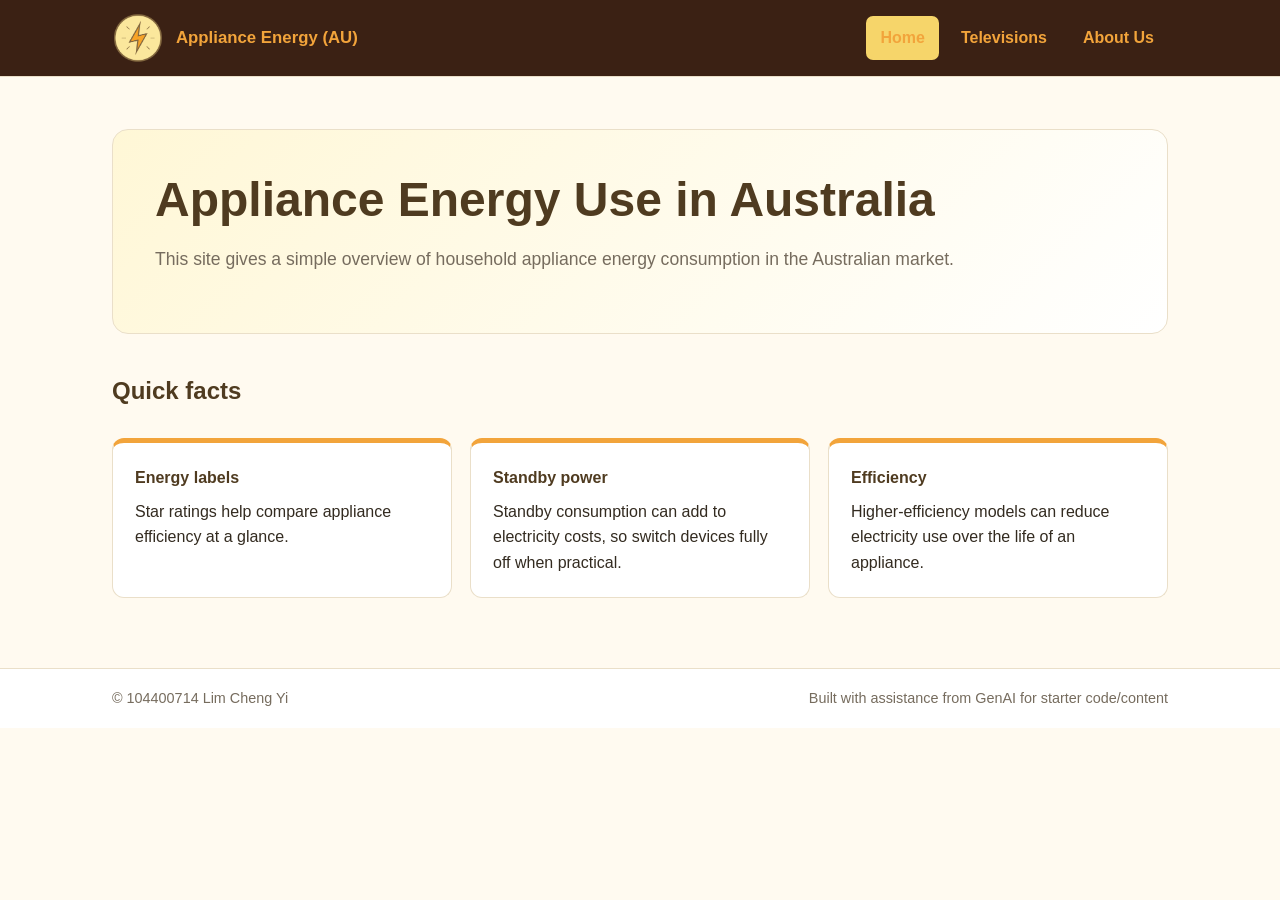
<file: appliance-energy-recreated/index.html>
<!DOCTYPE html>
<html lang="en">

<head>
    <meta charset="UTF-8">
    <meta name="viewport" content="width=device-width, initial-scale=1.0">
    <title>Home | Appliance Energy (AU)</title>
    <link rel="stylesheet" href="styles.css">
</head>

<body>

    <!-- Header and Navigation -->
    <header class="site-header">
        <nav class="navbar">
            <a class="brand" href="index.html">
                <img src="images/PowerIcon.png" alt="Power logo">
                <span>Appliance Energy (AU)</span>
            </a>

            <div class="nav-links">
                <a class="active" href="index.html">Home</a>
                <a href="televisions.html">Televisions</a>
                <a href="about.html">About Us</a>
            </div>
        </nav>
    </header>

    <main>

        <!-- T04-7: D3 Bar Chart Container -->
        <div class="responsive-svg-container"></div>

        <!-- Hero Section -->
        <section class="hero">
            <h1>Appliance Energy Use in Australia</h1>
            <p class="lead">
                This site gives a simple overview of household appliance energy
                consumption in the Australian market.
            </p>
        </section>

        <!-- Quick Facts Section -->
        <section>
            <h2>Quick facts</h2>

            <div class="facts">

                <article class="fact-card">
                    <strong>Energy labels</strong>
                    <span>
                        Star ratings help compare appliance efficiency at a glance.
                    </span>
                </article>

                <article class="fact-card">
                    <strong>Standby power</strong>
                    <span>
                        Standby consumption can add to electricity costs, so switch
                        devices fully off when practical.
                    </span>
                </article>

                <article class="fact-card">
                    <strong>Efficiency</strong>
                    <span>
                        Higher-efficiency models can reduce electricity use over
                        the life of an appliance.
                    </span>
                </article>

            </div>
        </section>

    </main>

    <!-- Footer -->
    <footer>
        <div class="footer-inner">
            <span>© 104400714 Lim Cheng Yi</span>
            <span>Built with assistance from GenAI for starter code/content</span>
        </div>
    </footer>

    <!-- D3 library -->
    <script src="https://d3js.org/d3.v7.min.js"></script>

    <!-- T04-4: Load and prepare CSV data -->
    <script src="t04-4-load.js"></script>

    <!-- T04-7: Create grouped bar chart with labels -->
    <script src="t04-5-bars.js"></script>

</body>
</html>
</file>
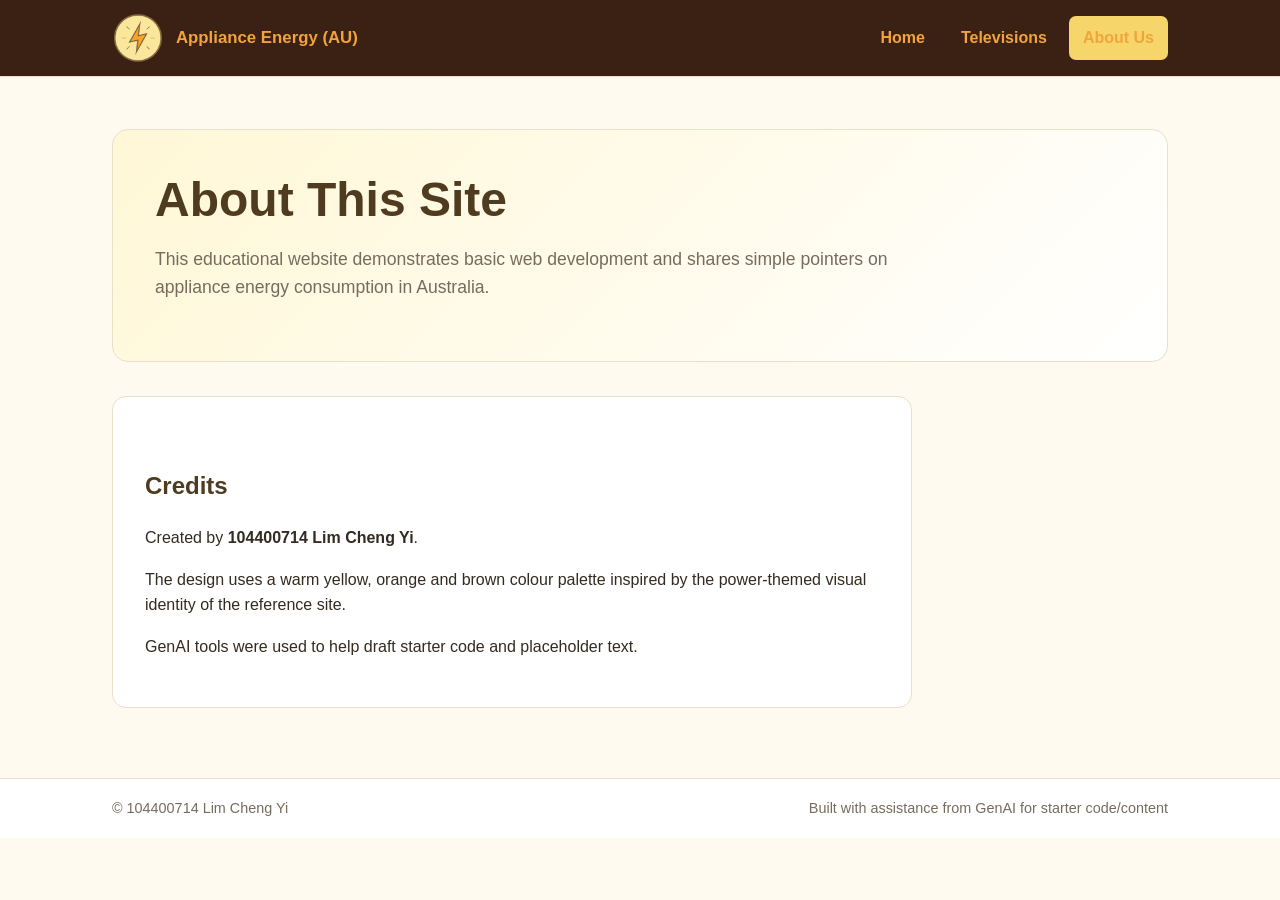
<file: appliance-energy-recreated/about.html>
<!DOCTYPE html>
<html lang="en">
<head>
  <meta charset="UTF-8"><meta name="viewport" content="width=device-width, initial-scale=1.0">
  <title>About | Appliance Energy (AU)</title><link rel="stylesheet" href="styles.css">
</head>
<body>
<header class="site-header"><nav class="navbar">
  <a class="brand" href="index.html"><img src="images/PowerIcon.png" alt="Power logo"><span>Appliance Energy (AU)</span></a>
  <div class="nav-links"><a href="index.html">Home</a><a href="televisions.html">Televisions</a><a class="active" href="about.html">About Us</a></div>
</nav></header>
<main>
  <section class="hero"><h1>About This Site</h1><p class="lead">This educational website demonstrates basic web development and shares simple pointers on appliance energy consumption in Australia.</p></section>
  <section class="about-card">
    <h2>Credits</h2>
    <p>Created by <strong>104400714 Lim Cheng Yi</strong>.</p>
    <p>The design uses a warm yellow, orange and brown colour palette inspired by the power-themed visual identity of the reference site.</p>
    <p>GenAI tools were used to help draft starter code and placeholder text.</p>
  </section>
</main>
<footer><div class="footer-inner"><span>© 104400714 Lim Cheng Yi</span><span>Built with assistance from GenAI for starter code/content</span></div></footer>
</body>
</html>
</file>
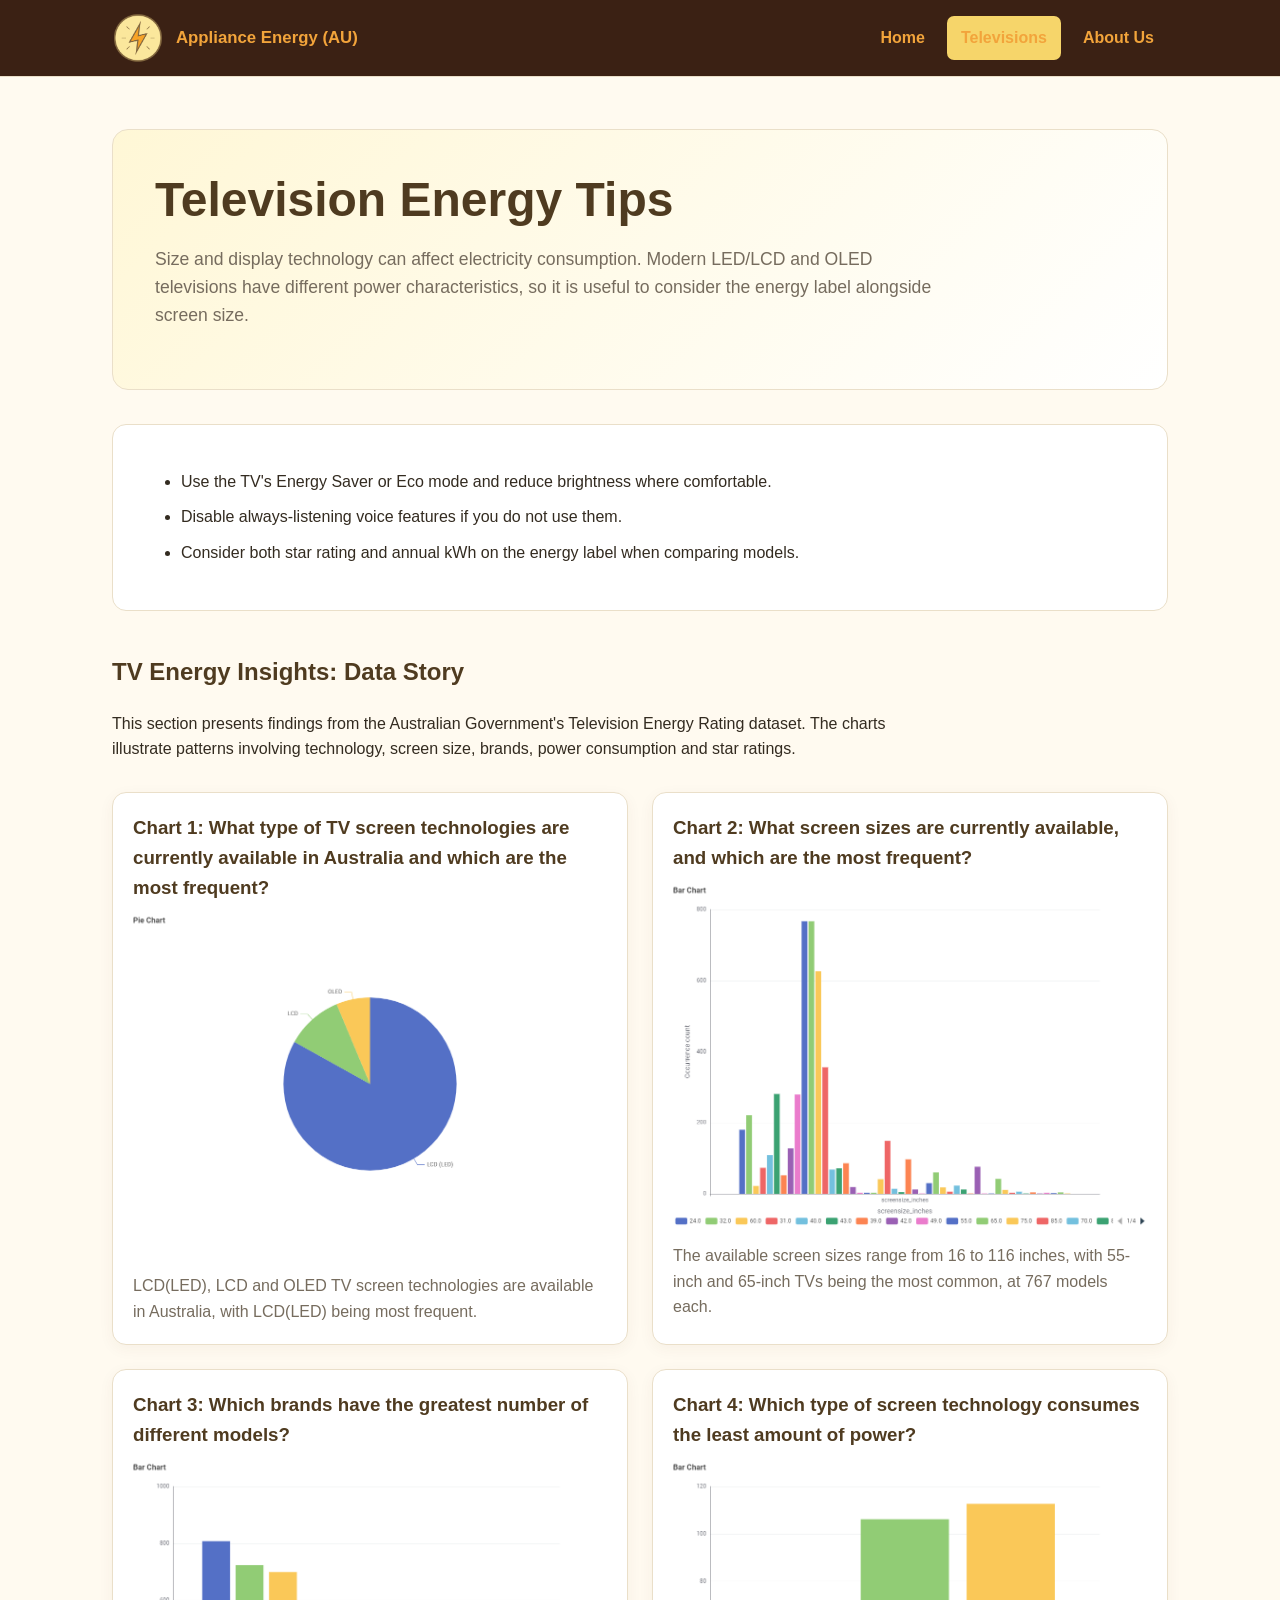
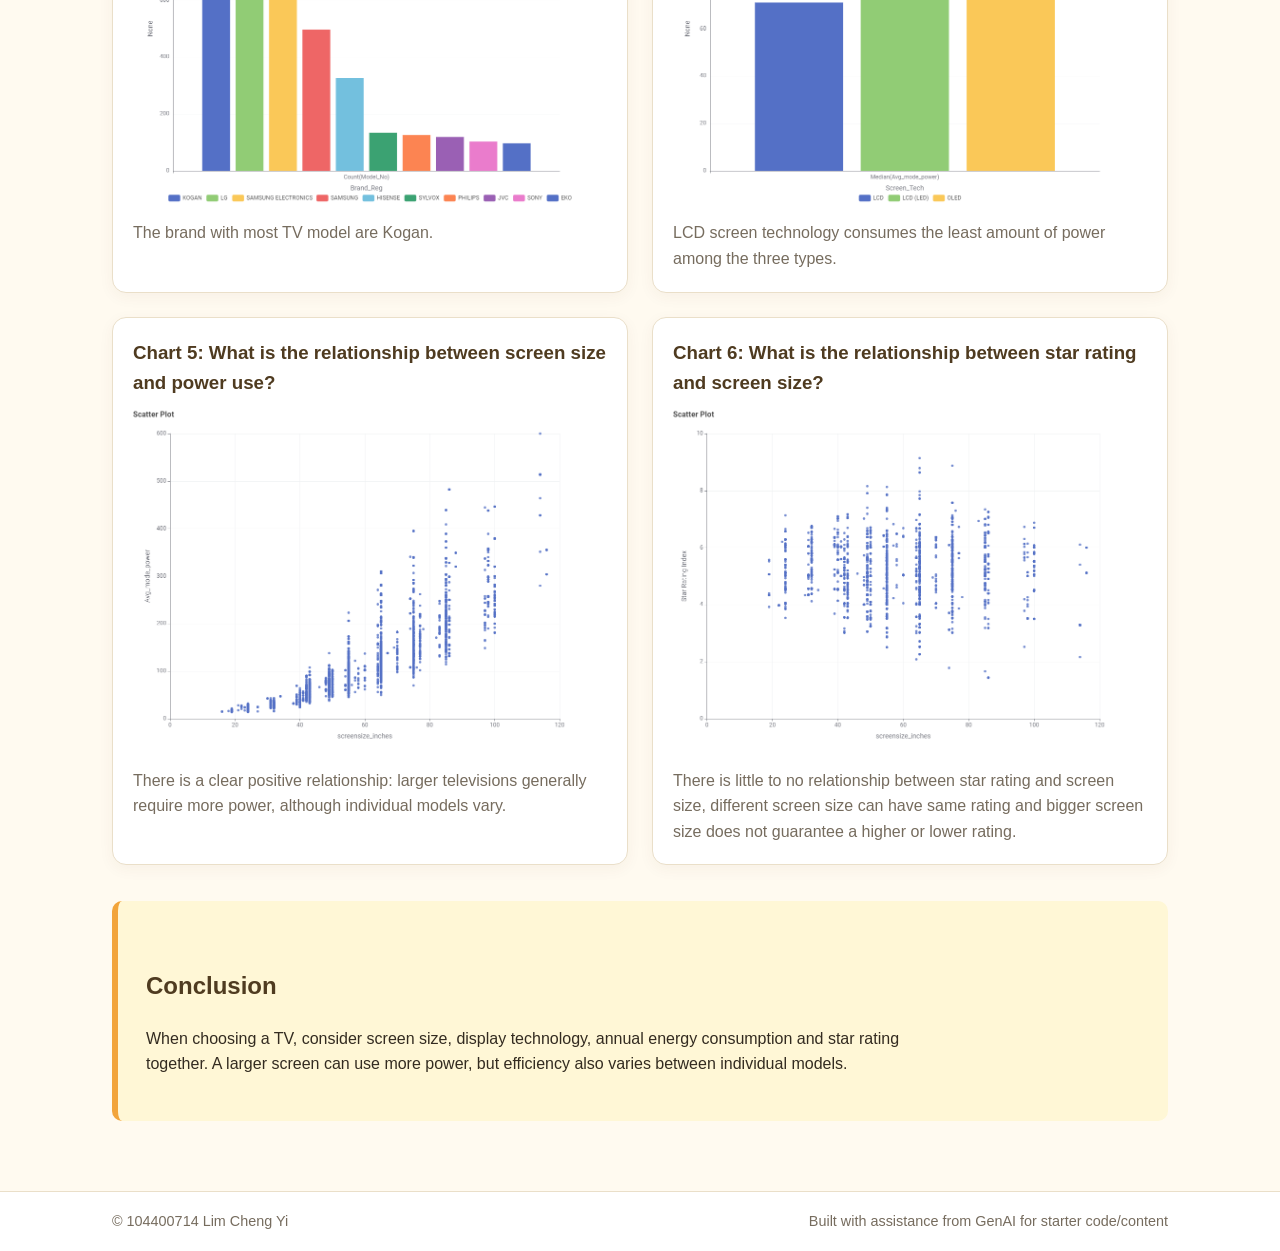
<file: appliance-energy-recreated/televisions.html>
<!DOCTYPE html>
<html lang="en">
<head>
  <meta charset="UTF-8"><meta name="viewport" content="width=device-width, initial-scale=1.0">
  <title>Televisions | Appliance Energy (AU)</title><link rel="stylesheet" href="styles.css">
</head>
<body>
<header class="site-header"><nav class="navbar">
  <a class="brand" href="index.html"><img src="images/PowerIcon.png" alt="Power logo"><span>Appliance Energy (AU)</span></a>
  <div class="nav-links"><a href="index.html">Home</a><a class="active" href="televisions.html">Televisions</a><a href="about.html">About Us</a></div>
</nav></header>
<main>
  <section class="hero">
    <h1>Television Energy Tips</h1>
    <p class="lead">Size and display technology can affect electricity consumption. Modern LED/LCD and OLED televisions have different power characteristics, so it is useful to consider the energy label alongside screen size.</p>
  </section>

  <section class="tips">
    <ul>
      <li>Use the TV's Energy Saver or Eco mode and reduce brightness where comfortable.</li>
      <li>Disable always-listening voice features if you do not use them.</li>
      <li>Consider both star rating and annual kWh on the energy label when comparing models.</li>
    </ul>
  </section>

  <section class="section-intro">
    <h2>TV Energy Insights: Data Story</h2>
    <p>This section presents findings from the Australian Government's Television Energy Rating dataset. The charts illustrate patterns involving technology, screen size, brands, power consumption and star ratings.</p>
  </section>

  <section class="chart-grid">
    <article class="chart-card"><h3>Chart 1: What type of TV screen technologies are currently available in Australia and which are the most frequent?</h3><img src="images/Pie Chart1.png" alt="Pie chart of TV technologies"><p>LCD(LED), LCD and OLED TV screen technologies are available in Australia, with LCD(LED) being most frequent.</p></article>
    <article class="chart-card"><h3>Chart 2: What screen sizes are currently available, and which are the most frequent?</h3><img src="images/Bar Chart1.png" alt="Bar chart of TV screen sizes"><p>The available screen sizes range from 16 to 116 inches, with 55-inch and 65-inch TVs being the most common, at 767 models each.</p></article>
    <article class="chart-card"><h3>Chart 3: Which brands have the greatest number of different models?</h3><img src="images/Bar Chart2.png" alt="Bar chart of television models"><p>The brand with most TV model are Kogan.</p></article>
    <article class="chart-card"><h3>Chart 4: Which type of screen technology consumes the least amount of power?</h3><img src="images/Bar Chart3.png" alt="Bar chart of average power by screen technology"><p>LCD screen technology consumes the least amount of power among the three types.</p></article>
    <article class="chart-card"><h3>Chart 5: What is the relationship between screen size and power use?</h3><img src="images/Scatter Plot1.png" alt="Scatter plot of screen size versus power use"><p>There is a clear positive relationship: larger televisions generally require more power, although individual models vary.</p></article>
    <article class="chart-card"><h3>Chart 6: What is the relationship between star rating and screen size?</h3><img src="images/Scatter Plot2.png" alt="Scatter plot of screen size versus star rating"><p>There is little to no relationship between star rating and screen size, different screen size can have same rating and bigger screen size does not guarantee a higher or lower rating.</p></article>
  </section>

  <section class="conclusion"><h2>Conclusion</h2><p>When choosing a TV, consider screen size, display technology, annual energy consumption and star rating together. A larger screen can use more power, but efficiency also varies between individual models.</p></section>
</main>
<footer><div class="footer-inner"><span>© 104400714 Lim Cheng Yi</span><span>Built with assistance from GenAI for starter code/content</span></div></footer>
</body>
</html>
</file>
<file: appliance-energy-recreated/styles.css>
:root {
  --brown: #6d542f;
  --brown-dark: #4f3b20;
  --brown-darker: #3b2114;
  --yellow: #f6d56a;
  --orange: #f2a43b;
  --cream: #fffaf0;
  --text: #332b20;
  --muted: #766c5e;
  --card: #ffffff;
  --border: #eadfc9;
}

* { box-sizing: border-box; }
html { scroll-behavior: smooth; }
body {
  margin: 0;
  font-family: Arial, Helvetica, sans-serif;
  color: var(--text);
  background: var(--cream);
  line-height: 1.6;
}

a { color: inherit; }

.site-header {
  background: var(--brown-darker);
  border-bottom: 1px solid var(--border);
  position: sticky;
  top: 0;
  z-index: 10;
}
.navbar {
  max-width: 1100px;
  margin: 0 auto;
  min-height: 76px;
  padding: 10px 22px;
  display: flex;
  align-items: center;
  justify-content: space-between;
  gap: 24px;
}
.brand {
  display: flex;
  align-items: center;
  gap: 12px;
  text-decoration: none;
  font-weight: 700;
  color: var(--orange);
}
.brand img { width: 52px; height: 52px; object-fit: contain; }
.brand span { font-size: 1.05rem; }
.nav-links { display: flex; gap: 8px; flex-wrap: wrap; }
.nav-links a {
  text-decoration: none;
  padding: 9px 14px;
  border-radius: 7px;
  color: var(--orange);
  font-weight: 600;
}
.nav-links a:hover, .nav-links a.active { background: var(--yellow); }

main { max-width: 1100px; margin: 0 auto; padding: 52px 22px 70px; }
.hero {
  background: linear-gradient(135deg, #fff7d6, #fff);
  border: 1px solid var(--border);
  border-radius: 16px;
  padding: 42px;
  margin-bottom: 34px;
}
h1 { font-size: clamp(2rem, 4vw, 3rem); line-height: 1.15; margin: 0 0 14px; color: var(--brown-dark); }
h2 { color: var(--brown-dark); margin-top: 38px; }
h3 { color: var(--brown-dark); margin-bottom: 8px; }
p { max-width: 800px; }
.lead { font-size: 1.1rem; color: var(--muted); }

.facts {
  display: grid;
  grid-template-columns: repeat(3, 1fr);
  gap: 18px;
  margin-top: 28px;
}
.fact-card {
  background: var(--card);
  border: 1px solid var(--border);
  border-top: 5px solid var(--orange);
  border-radius: 12px;
  padding: 22px;
}
.fact-card strong { display: block; margin-bottom: 8px; color: var(--brown-dark); }

.tips {
  background: #fff;
  border: 1px solid var(--border);
  border-radius: 14px;
  padding: 28px;
  margin-bottom: 42px;
}
.tips li { margin: 10px 0; }

.section-intro { margin-bottom: 30px; }
.chart-grid {
  display: grid;
  grid-template-columns: repeat(2, minmax(0, 1fr));
  gap: 24px;
}
.chart-card {
  background: #fff;
  border: 1px solid var(--border);
  border-radius: 14px;
  padding: 20px;
  box-shadow: 0 4px 15px rgba(91, 67, 30, .05);
}
.chart-card h3 { margin-top: 0; }
.chart-card img { display: block; width: 100%; height: auto; border-radius: 8px; }
.chart-card p { color: var(--muted); margin-bottom: 0; }

.conclusion {
  margin-top: 36px;
  padding: 28px;
  border-left: 6px solid var(--orange);
  background: #fff7d6;
  border-radius: 10px;
}

.about-card {
  background: #fff;
  border: 1px solid var(--border);
  border-radius: 14px;
  padding: 32px;
  max-width: 800px;
}
.about-card ul { padding-left: 22px; }

footer {
  border-top: 1px solid var(--border);
  background: #fff;
  color: var(--muted);
}
.footer-inner {
  max-width: 1100px;
  margin: 0 auto;
  padding: 18px 22px;
  display: flex;
  justify-content: space-between;
  gap: 20px;
  flex-wrap: wrap;
  font-size: .9rem;
}

@media (max-width: 760px) {
  .navbar { align-items: flex-start; flex-direction: column; }
  .nav-links { width: 100%; }
  .nav-links a { flex: 1; text-align: center; }
  .hero { padding: 28px 22px; }
  .facts, .chart-grid { grid-template-columns: 1fr; }
  main { padding-top: 32px; }
}

.responsive-svg-container {
margin: 0 auto; /* center */
width: 100%; /* fill parent width */
max-width: 1200px; /* cap max width */
}
</file>
